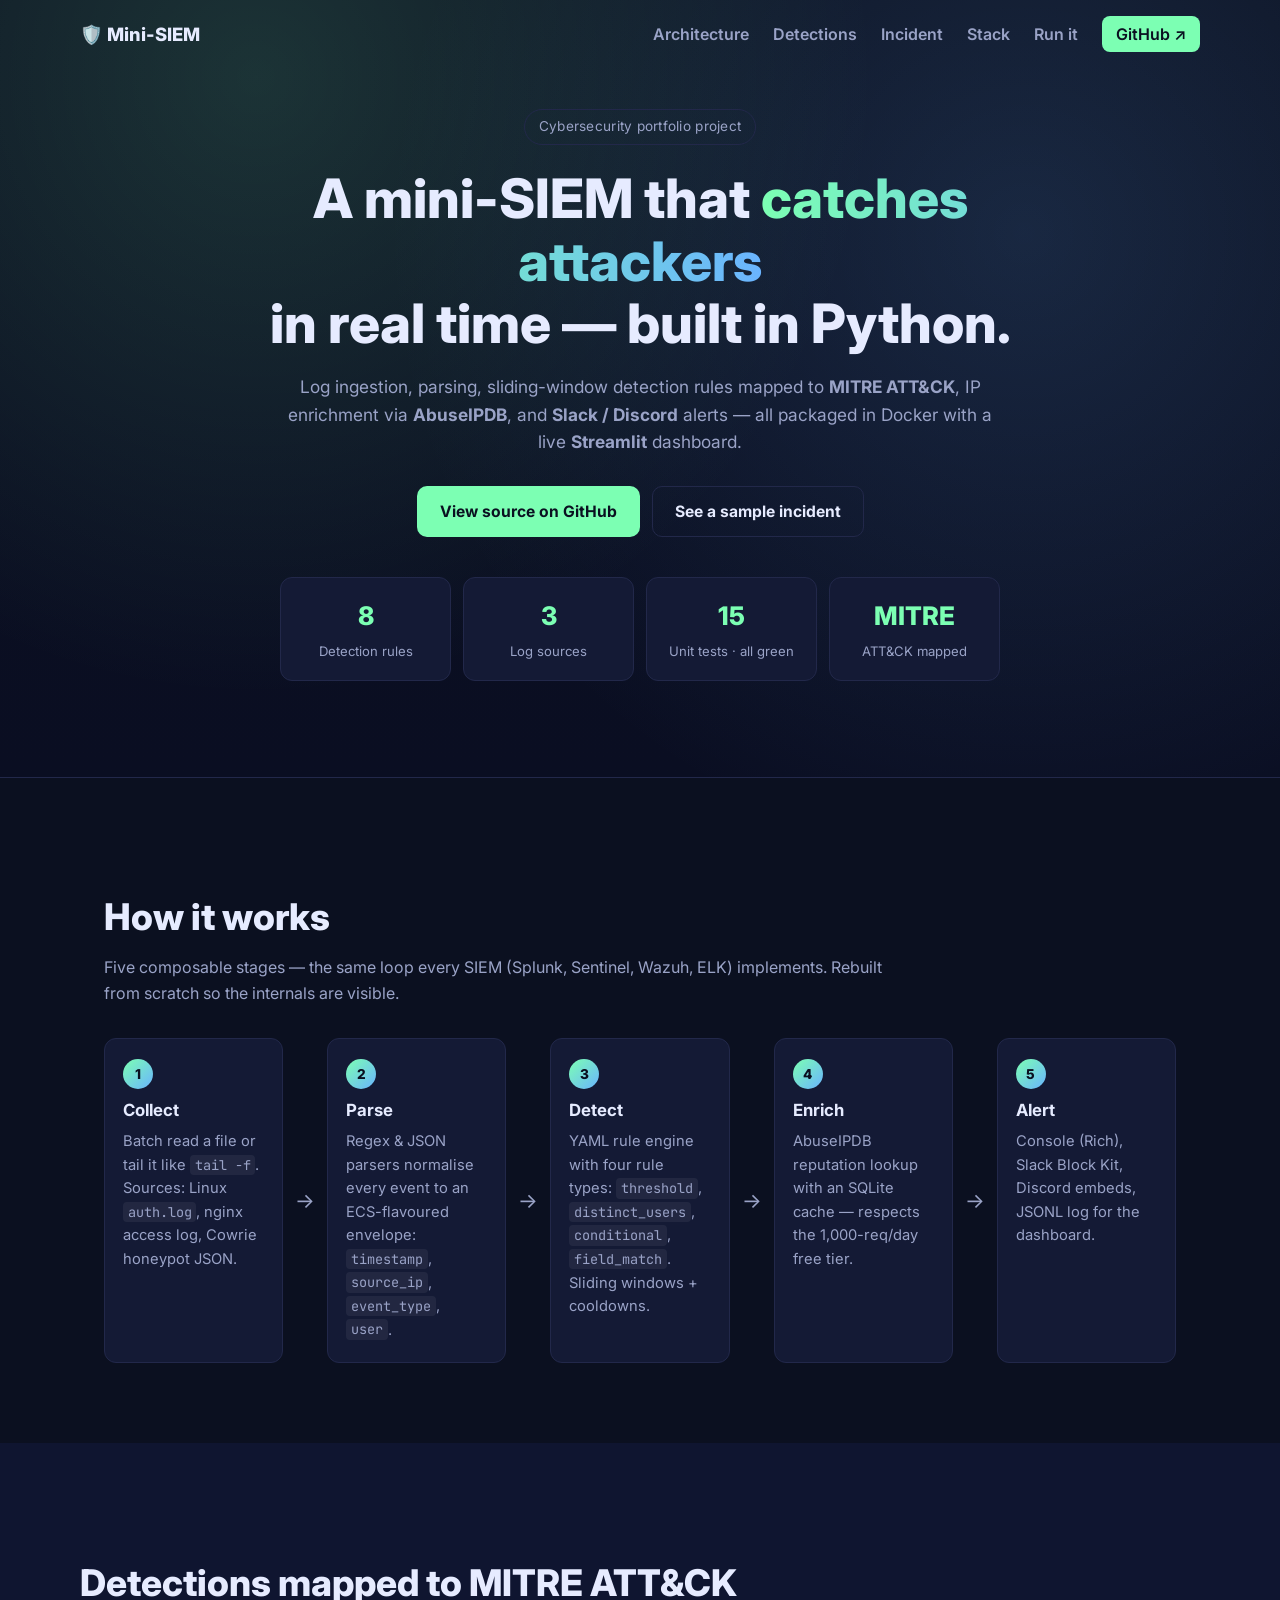
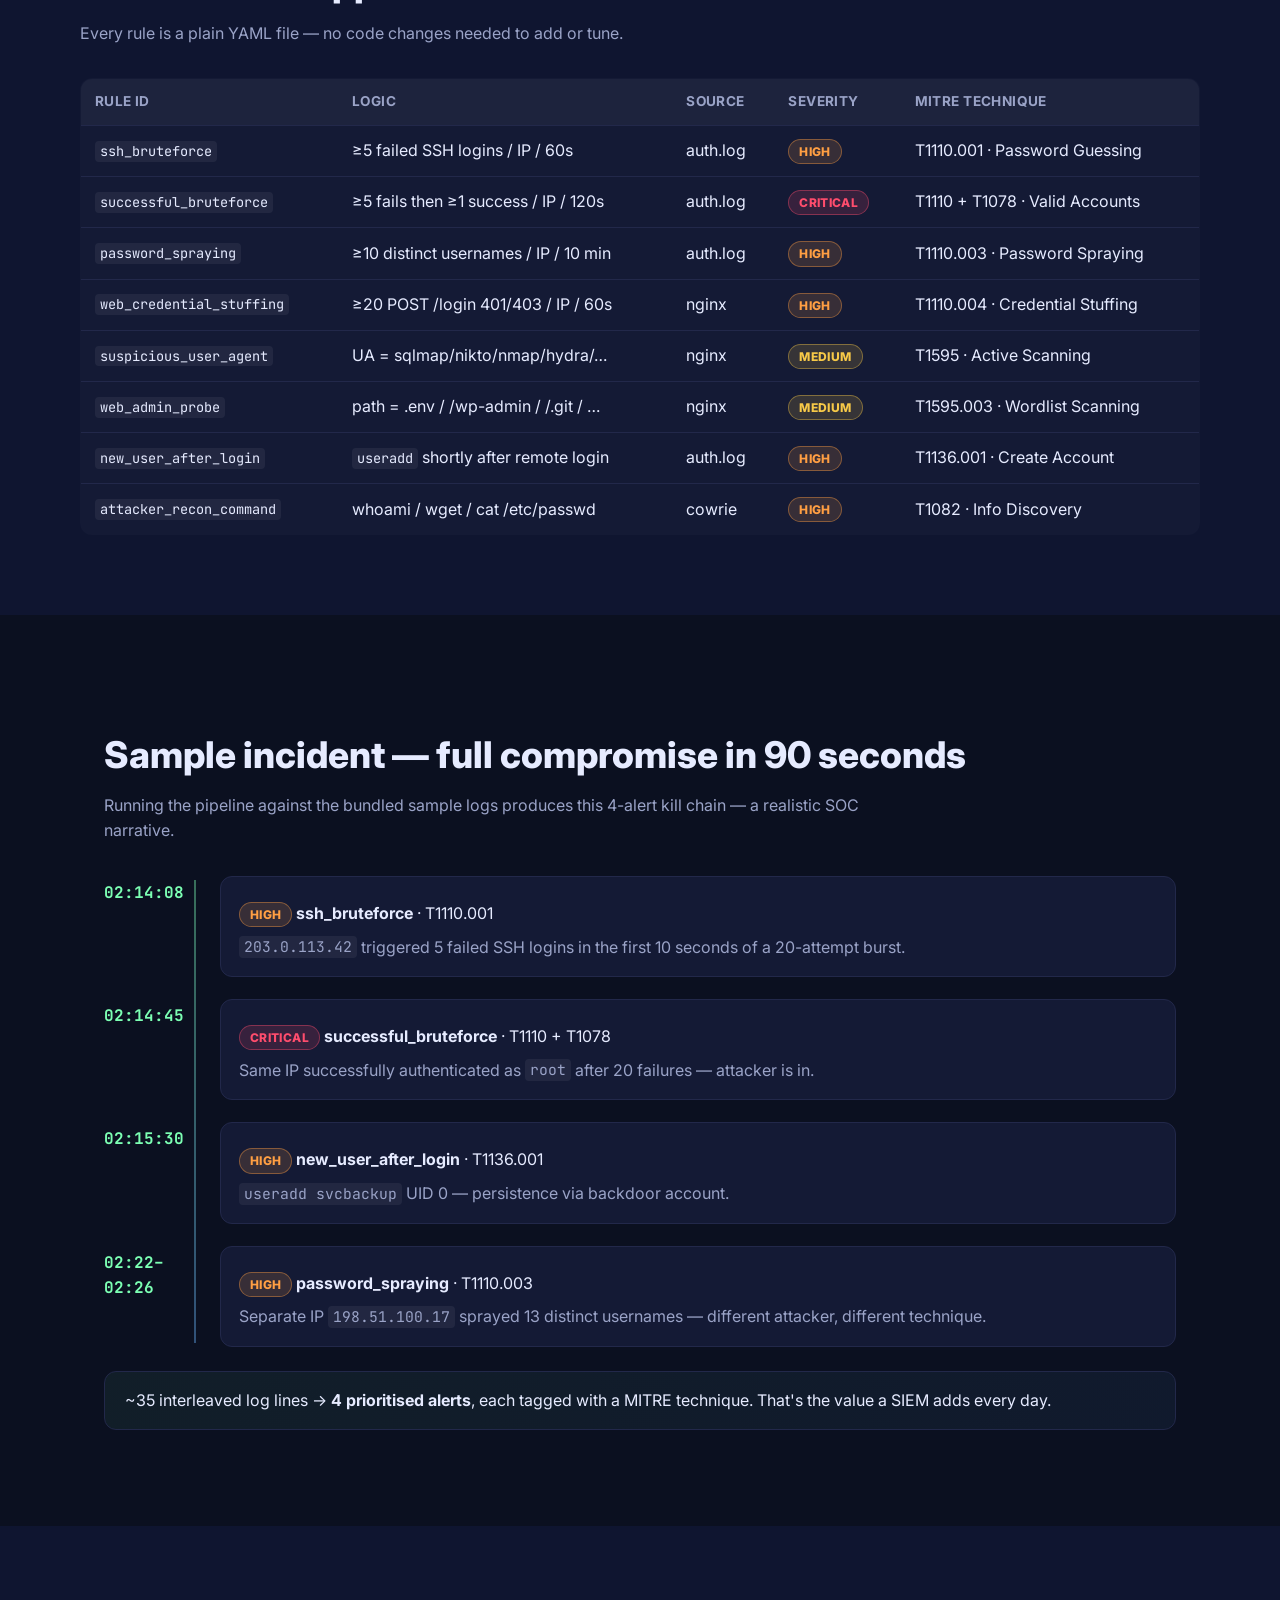
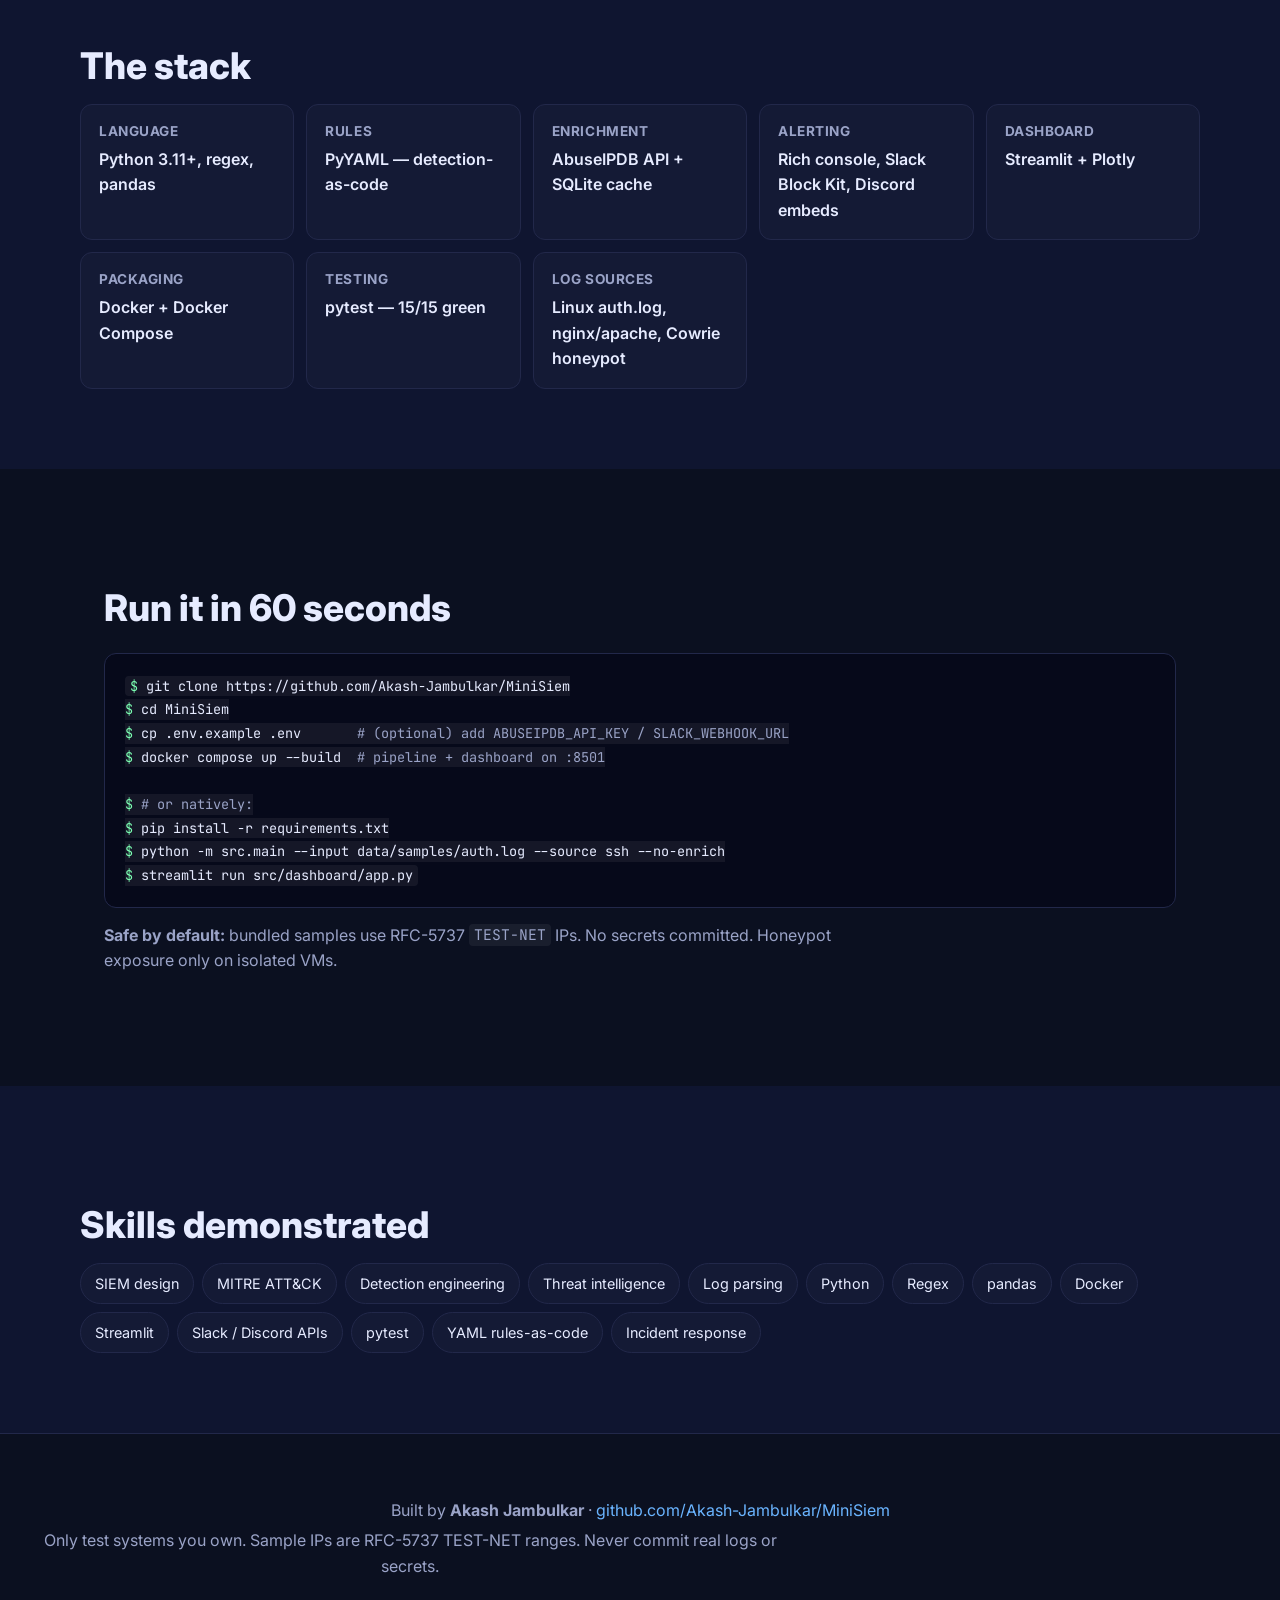
<file: index.html>
<!doctype html>
<html lang="en">
<head>
  <meta charset="utf-8" />
  <meta name="viewport" content="width=device-width, initial-scale=1" />
  <title>Mini-SIEM — Log Analysis &amp; Threat Detection Pipeline</title>
  <meta name="description" content="A Python-based mini SIEM: honeypot-fed detection pipeline mapped to MITRE ATT&amp;CK, with threat-intel enrichment, real-time alerting, and a Streamlit dashboard." />
  <link rel="stylesheet" href="style.css" />
  <link rel="preconnect" href="https://fonts.googleapis.com" />
  <link rel="preconnect" href="https://fonts.gstatic.com" crossorigin />
  <link href="https://fonts.googleapis.com/css2?family=Inter:wght@400;600;800&family=JetBrains+Mono:wght@400;600&display=swap" rel="stylesheet" />
</head>
<body>
  <header class="hero">
    <nav class="nav">
      <span class="brand">🛡️ Mini-SIEM</span>
      <div class="nav-links">
        <a href="#architecture">Architecture</a>
        <a href="#rules">Detections</a>
        <a href="#incident">Incident</a>
        <a href="#stack">Stack</a>
        <a href="#run">Run it</a>
        <a class="cta" href="https://github.com/Akash-Jambulkar/MiniSiem" target="_blank" rel="noopener">GitHub ↗</a>
      </div>
    </nav>

    <div class="hero-content">
      <div class="badge">Cybersecurity portfolio project</div>
      <h1>A mini-SIEM that <span class="hl">catches attackers</span><br />in real time — built in Python.</h1>
      <p class="lead">
        Log ingestion, parsing, sliding-window detection rules mapped to
        <b>MITRE ATT&amp;CK</b>, IP enrichment via <b>AbuseIPDB</b>, and
        <b>Slack / Discord</b> alerts — all packaged in Docker with a live
        <b>Streamlit</b> dashboard.
      </p>
      <div class="cta-row">
        <a class="btn primary" href="https://github.com/Akash-Jambulkar/MiniSiem" target="_blank" rel="noopener">View source on GitHub</a>
        <a class="btn ghost" href="#incident">See a sample incident</a>
      </div>

      <div class="kpis">
        <div class="kpi"><span class="num">8</span><span class="label">Detection rules</span></div>
        <div class="kpi"><span class="num">3</span><span class="label">Log sources</span></div>
        <div class="kpi"><span class="num">15</span><span class="label">Unit tests · all green</span></div>
        <div class="kpi"><span class="num">MITRE</span><span class="label">ATT&amp;CK mapped</span></div>
      </div>
    </div>
  </header>

  <section id="architecture" class="section">
    <h2>How it works</h2>
    <p class="sub">Five composable stages — the same loop every SIEM (Splunk, Sentinel, Wazuh, ELK) implements. Rebuilt from scratch so the internals are visible.</p>

    <div class="pipeline">
      <div class="stage">
        <div class="dot">1</div>
        <h3>Collect</h3>
        <p>Batch read a file or tail it like <code>tail -f</code>. Sources: Linux <code>auth.log</code>, nginx access log, Cowrie honeypot JSON.</p>
      </div>
      <div class="arrow">→</div>
      <div class="stage">
        <div class="dot">2</div>
        <h3>Parse</h3>
        <p>Regex &amp; JSON parsers normalise every event to an ECS-flavoured envelope: <code>timestamp</code>, <code>source_ip</code>, <code>event_type</code>, <code>user</code>.</p>
      </div>
      <div class="arrow">→</div>
      <div class="stage">
        <div class="dot">3</div>
        <h3>Detect</h3>
        <p>YAML rule engine with four rule types: <code>threshold</code>, <code>distinct_users</code>, <code>conditional</code>, <code>field_match</code>. Sliding windows + cooldowns.</p>
      </div>
      <div class="arrow">→</div>
      <div class="stage">
        <div class="dot">4</div>
        <h3>Enrich</h3>
        <p>AbuseIPDB reputation lookup with an SQLite cache — respects the 1,000-req/day free tier.</p>
      </div>
      <div class="arrow">→</div>
      <div class="stage">
        <div class="dot">5</div>
        <h3>Alert</h3>
        <p>Console (Rich), Slack Block Kit, Discord embeds, JSONL log for the dashboard.</p>
      </div>
    </div>
  </section>

  <section id="rules" class="section alt">
    <h2>Detections mapped to MITRE ATT&amp;CK</h2>
    <p class="sub">Every rule is a plain YAML file — no code changes needed to add or tune.</p>

    <div class="table-wrap">
      <table>
        <thead>
          <tr>
            <th>Rule ID</th><th>Logic</th><th>Source</th><th>Severity</th><th>MITRE technique</th>
          </tr>
        </thead>
        <tbody>
          <tr><td><code>ssh_bruteforce</code></td><td>≥5 failed SSH logins / IP / 60s</td><td>auth.log</td><td><span class="sev high">HIGH</span></td><td>T1110.001 · Password Guessing</td></tr>
          <tr><td><code>successful_bruteforce</code></td><td>≥5 fails then ≥1 success / IP / 120s</td><td>auth.log</td><td><span class="sev crit">CRITICAL</span></td><td>T1110 + T1078 · Valid Accounts</td></tr>
          <tr><td><code>password_spraying</code></td><td>≥10 distinct usernames / IP / 10 min</td><td>auth.log</td><td><span class="sev high">HIGH</span></td><td>T1110.003 · Password Spraying</td></tr>
          <tr><td><code>web_credential_stuffing</code></td><td>≥20 POST /login 401/403 / IP / 60s</td><td>nginx</td><td><span class="sev high">HIGH</span></td><td>T1110.004 · Credential Stuffing</td></tr>
          <tr><td><code>suspicious_user_agent</code></td><td>UA = sqlmap/nikto/nmap/hydra/…</td><td>nginx</td><td><span class="sev med">MEDIUM</span></td><td>T1595 · Active Scanning</td></tr>
          <tr><td><code>web_admin_probe</code></td><td>path = .env / /wp-admin / /.git / …</td><td>nginx</td><td><span class="sev med">MEDIUM</span></td><td>T1595.003 · Wordlist Scanning</td></tr>
          <tr><td><code>new_user_after_login</code></td><td><code>useradd</code> shortly after remote login</td><td>auth.log</td><td><span class="sev high">HIGH</span></td><td>T1136.001 · Create Account</td></tr>
          <tr><td><code>attacker_recon_command</code></td><td>whoami / wget / cat /etc/passwd</td><td>cowrie</td><td><span class="sev high">HIGH</span></td><td>T1082 · Info Discovery</td></tr>
        </tbody>
      </table>
    </div>
  </section>

  <section id="incident" class="section">
    <h2>Sample incident — full compromise in 90 seconds</h2>
    <p class="sub">Running the pipeline against the bundled sample logs produces this 4-alert kill chain — a realistic SOC narrative.</p>

    <ol class="timeline">
      <li>
        <div class="t-time">02:14:08</div>
        <div class="t-body">
          <span class="sev high">HIGH</span>
          <b>ssh_bruteforce</b> · T1110.001
          <p><code>203.0.113.42</code> triggered 5 failed SSH logins in the first 10 seconds of a 20-attempt burst.</p>
        </div>
      </li>
      <li>
        <div class="t-time">02:14:45</div>
        <div class="t-body">
          <span class="sev crit">CRITICAL</span>
          <b>successful_bruteforce</b> · T1110 + T1078
          <p>Same IP successfully authenticated as <code>root</code> after 20 failures — attacker is in.</p>
        </div>
      </li>
      <li>
        <div class="t-time">02:15:30</div>
        <div class="t-body">
          <span class="sev high">HIGH</span>
          <b>new_user_after_login</b> · T1136.001
          <p><code>useradd svcbackup</code> UID 0 — persistence via backdoor account.</p>
        </div>
      </li>
      <li>
        <div class="t-time">02:22–02:26</div>
        <div class="t-body">
          <span class="sev high">HIGH</span>
          <b>password_spraying</b> · T1110.003
          <p>Separate IP <code>198.51.100.17</code> sprayed 13 distinct usernames — different attacker, different technique.</p>
        </div>
      </li>
    </ol>
    <p class="callout">
      ~35 interleaved log lines → <b>4 prioritised alerts</b>, each tagged with
      a MITRE technique. That's the value a SIEM adds every day.
    </p>
  </section>

  <section id="stack" class="section alt">
    <h2>The stack</h2>
    <div class="stack-grid">
      <div class="s-card"><h4>Language</h4><p>Python 3.11+, regex, pandas</p></div>
      <div class="s-card"><h4>Rules</h4><p>PyYAML — detection-as-code</p></div>
      <div class="s-card"><h4>Enrichment</h4><p>AbuseIPDB API + SQLite cache</p></div>
      <div class="s-card"><h4>Alerting</h4><p>Rich console, Slack Block Kit, Discord embeds</p></div>
      <div class="s-card"><h4>Dashboard</h4><p>Streamlit + Plotly</p></div>
      <div class="s-card"><h4>Packaging</h4><p>Docker + Docker Compose</p></div>
      <div class="s-card"><h4>Testing</h4><p>pytest — 15/15 green</p></div>
      <div class="s-card"><h4>Log sources</h4><p>Linux auth.log, nginx/apache, Cowrie honeypot</p></div>
    </div>
  </section>

  <section id="run" class="section">
    <h2>Run it in 60 seconds</h2>
    <pre class="code"><code><span class="c">$ </span>git clone https://github.com/Akash-Jambulkar/MiniSiem
<span class="c">$ </span>cd MiniSiem
<span class="c">$ </span>cp .env.example .env       <span class="cmt"># (optional) add ABUSEIPDB_API_KEY / SLACK_WEBHOOK_URL</span>
<span class="c">$ </span>docker compose up --build  <span class="cmt"># pipeline + dashboard on :8501</span>

<span class="c">$ </span><span class="cmt"># or natively:</span>
<span class="c">$ </span>pip install -r requirements.txt
<span class="c">$ </span>python -m src.main --input data/samples/auth.log --source ssh --no-enrich
<span class="c">$ </span>streamlit run src/dashboard/app.py</code></pre>

    <p class="sub"><b>Safe by default:</b> bundled samples use RFC-5737 <code>TEST-NET</code> IPs. No secrets committed. Honeypot exposure only on isolated VMs.</p>
  </section>

  <section class="section alt">
    <h2>Skills demonstrated</h2>
    <div class="skills">
      <span class="chip">SIEM design</span>
      <span class="chip">MITRE ATT&amp;CK</span>
      <span class="chip">Detection engineering</span>
      <span class="chip">Threat intelligence</span>
      <span class="chip">Log parsing</span>
      <span class="chip">Python</span>
      <span class="chip">Regex</span>
      <span class="chip">pandas</span>
      <span class="chip">Docker</span>
      <span class="chip">Streamlit</span>
      <span class="chip">Slack / Discord APIs</span>
      <span class="chip">pytest</span>
      <span class="chip">YAML rules-as-code</span>
      <span class="chip">Incident response</span>
    </div>
  </section>

  <footer class="foot">
    <p>Built by <b>Akash Jambulkar</b> · <a href="https://github.com/Akash-Jambulkar/MiniSiem" target="_blank" rel="noopener">github.com/Akash-Jambulkar/MiniSiem</a></p>
    <p class="sub">Only test systems you own. Sample IPs are RFC-5737 TEST-NET ranges. Never commit real logs or secrets.</p>
  </footer>

  <script src="script.js"></script>
</body>
</html>
</file>
<file: style.css>
:root {
  --bg: #0b1020;
  --bg-alt: #0f1530;
  --panel: #141a35;
  --border: #22284a;
  --text: #e6ebff;
  --muted: #9aa3c7;
  --accent: #7cffb3;
  --accent-2: #6ab4ff;
  --high: #ff9f43;
  --crit: #ff4d6d;
  --med: #f7c948;
  --mono: "JetBrains Mono", ui-monospace, SFMono-Regular, Menlo, monospace;
}
* { box-sizing: border-box; }
html, body {
  margin: 0;
  padding: 0;
  background: var(--bg);
  color: var(--text);
  font-family: "Inter", system-ui, -apple-system, "Segoe UI", Roboto, sans-serif;
  line-height: 1.6;
}
a { color: var(--accent-2); text-decoration: none; }
a:hover { text-decoration: underline; }
code { font-family: var(--mono); background: rgba(255,255,255,0.06); padding: 0.1em 0.35em; border-radius: 4px; font-size: 0.92em; }

/* ---------- Hero ---------- */
.hero {
  background:
    radial-gradient(circle at 20% 10%, rgba(124,255,179,0.15), transparent 50%),
    radial-gradient(circle at 80% 30%, rgba(106,180,255,0.15), transparent 55%),
    linear-gradient(180deg, #0b1020 0%, #0a0e22 100%);
  padding: 0 24px 96px;
  border-bottom: 1px solid var(--border);
}
.nav {
  max-width: 1120px;
  margin: 0 auto;
  padding: 20px 0;
  display: flex; justify-content: space-between; align-items: center;
}
.brand { font-weight: 800; font-size: 1.15rem; }
.nav-links a {
  margin-left: 20px; color: var(--muted); font-weight: 600;
}
.nav-links a:hover { color: var(--text); text-decoration: none; }
.nav-links .cta {
  background: var(--accent); color: #0a1020; padding: 8px 14px; border-radius: 8px;
}
.nav-links .cta:hover { background: #a3ffcf; }

.hero-content {
  max-width: 1120px; margin: 0 auto; padding-top: 40px; text-align: center;
}
.badge {
  display: inline-block; padding: 6px 14px; border: 1px solid var(--border);
  border-radius: 999px; color: var(--muted); font-size: 0.85rem; letter-spacing: 0.02em;
  margin-bottom: 22px;
}
.hero h1 {
  font-size: clamp(2rem, 4.5vw, 3.4rem); line-height: 1.15; margin: 0 auto 18px;
  max-width: 900px; font-weight: 800;
}
.hl {
  background: linear-gradient(90deg, var(--accent), var(--accent-2));
  -webkit-background-clip: text; background-clip: text; color: transparent;
}
.lead { color: var(--muted); max-width: 720px; margin: 0 auto 30px; font-size: 1.08rem; }
.cta-row { display: flex; gap: 12px; justify-content: center; margin-bottom: 40px; flex-wrap: wrap; }
.btn {
  padding: 12px 22px; border-radius: 10px; font-weight: 700; font-size: 0.98rem;
  border: 1px solid var(--border); transition: transform 0.1s ease;
}
.btn:hover { transform: translateY(-1px); text-decoration: none; }
.btn.primary { background: var(--accent); color: #0a1020; border-color: transparent; }
.btn.ghost { background: transparent; color: var(--text); }

.kpis {
  display: grid; grid-template-columns: repeat(4, minmax(0, 1fr));
  gap: 12px; max-width: 720px; margin: 0 auto;
}
.kpi {
  background: var(--panel); border: 1px solid var(--border);
  border-radius: 12px; padding: 18px 12px; display: flex; flex-direction: column; align-items: center;
}
.kpi .num { font-size: 1.6rem; font-weight: 800; color: var(--accent); }
.kpi .label { font-size: 0.82rem; color: var(--muted); margin-top: 4px; text-align: center; }

/* ---------- Sections ---------- */
.section {
  max-width: 1120px; margin: 0 auto; padding: 80px 24px;
}
.section.alt {
  background: var(--bg-alt);
  max-width: none; padding-left: 24px; padding-right: 24px;
}
.section.alt > * { max-width: 1120px; margin-left: auto; margin-right: auto; }
h2 { font-size: clamp(1.6rem, 3vw, 2.3rem); font-weight: 800; margin-bottom: 8px; }
.sub { color: var(--muted); margin: 0 0 32px; max-width: 780px; }

/* Pipeline */
.pipeline {
  display: grid; grid-template-columns: 1fr auto 1fr auto 1fr auto 1fr auto 1fr; gap: 12px;
  align-items: stretch;
}
.stage {
  background: var(--panel); border: 1px solid var(--border);
  border-radius: 12px; padding: 20px 18px;
}
.stage h3 { margin: 8px 0 6px; font-size: 1.05rem; }
.stage p { color: var(--muted); font-size: 0.92rem; margin: 0; }
.dot {
  width: 30px; height: 30px; border-radius: 50%;
  display: flex; align-items: center; justify-content: center;
  background: linear-gradient(135deg, var(--accent), var(--accent-2));
  color: #0a1020; font-weight: 800; font-size: 0.85rem;
}
.arrow { display: flex; align-items: center; justify-content: center; color: var(--muted); font-size: 1.3rem; }

/* Table */
.table-wrap { overflow-x: auto; }
table {
  width: 100%; border-collapse: collapse; background: var(--panel);
  border: 1px solid var(--border); border-radius: 12px; overflow: hidden;
}
th, td { padding: 12px 14px; text-align: left; border-bottom: 1px solid var(--border); }
th { background: rgba(255,255,255,0.04); font-size: 0.85rem; color: var(--muted); letter-spacing: 0.03em; text-transform: uppercase; }
tr:last-child td { border-bottom: none; }
td code { font-size: 0.85rem; }

.sev { display: inline-block; padding: 2px 10px; border-radius: 999px; font-size: 0.75rem; font-weight: 800; letter-spacing: 0.03em; }
.sev.high { background: rgba(255,159,67,0.15); color: var(--high); border: 1px solid rgba(255,159,67,0.4); }
.sev.crit { background: rgba(255,77,109,0.15); color: var(--crit); border: 1px solid rgba(255,77,109,0.4); }
.sev.med { background: rgba(247,201,72,0.15); color: var(--med); border: 1px solid rgba(247,201,72,0.4); }

/* Timeline */
.timeline { list-style: none; padding: 0; margin: 0; position: relative; }
.timeline::before {
  content: ""; position: absolute; left: 90px; top: 4px; bottom: 4px;
  width: 2px; background: linear-gradient(180deg, var(--accent), var(--accent-2));
  opacity: 0.4;
}
.timeline li {
  display: grid; grid-template-columns: 100px 1fr; gap: 16px; margin-bottom: 22px;
  position: relative;
}
.t-time { font-family: var(--mono); font-weight: 700; color: var(--accent); align-self: start; padding-top: 4px; }
.t-body {
  background: var(--panel); border: 1px solid var(--border);
  border-radius: 12px; padding: 16px 18px;
}
.t-body b { display: inline-block; margin: 8px 0 4px; }
.t-body p { color: var(--muted); margin: 4px 0 0; }
.callout {
  background: linear-gradient(90deg, rgba(124,255,179,0.06), rgba(106,180,255,0.06));
  border: 1px solid var(--border); border-radius: 12px; padding: 16px 20px;
  margin-top: 24px; color: var(--text);
}

/* Stack cards */
.stack-grid {
  display: grid; grid-template-columns: repeat(auto-fit, minmax(200px, 1fr)); gap: 12px;
}
.s-card {
  background: var(--panel); border: 1px solid var(--border);
  border-radius: 12px; padding: 16px 18px;
}
.s-card h4 { margin: 0 0 4px; font-size: 0.85rem; color: var(--muted); letter-spacing: 0.04em; text-transform: uppercase; }
.s-card p { margin: 0; font-weight: 600; }

/* Code block */
.code {
  background: #06091a; border: 1px solid var(--border);
  border-radius: 12px; padding: 20px; overflow-x: auto;
  font-family: var(--mono); font-size: 0.92rem;
}
.code .c { color: var(--accent); user-select: none; }
.code .cmt { color: var(--muted); }

/* Skills */
.skills { display: flex; flex-wrap: wrap; gap: 8px; }
.chip {
  background: var(--panel); border: 1px solid var(--border);
  padding: 8px 14px; border-radius: 999px; font-size: 0.9rem;
}

/* Footer */
.foot {
  text-align: center; padding: 60px 20px 40px;
  color: var(--muted); border-top: 1px solid var(--border);
}
.foot p { margin: 4px 0; }

/* Mobile */
@media (max-width: 900px) {
  .pipeline { grid-template-columns: 1fr; }
  .arrow { transform: rotate(90deg); padding: 6px 0; }
  .kpis { grid-template-columns: repeat(2, 1fr); }
  .nav-links a { display: none; }
  .nav-links .cta { display: inline-block; }
  .timeline::before { left: 20px; }
  .timeline li { grid-template-columns: 1fr; }
  .t-time { padding-top: 0; }
}
</file>
